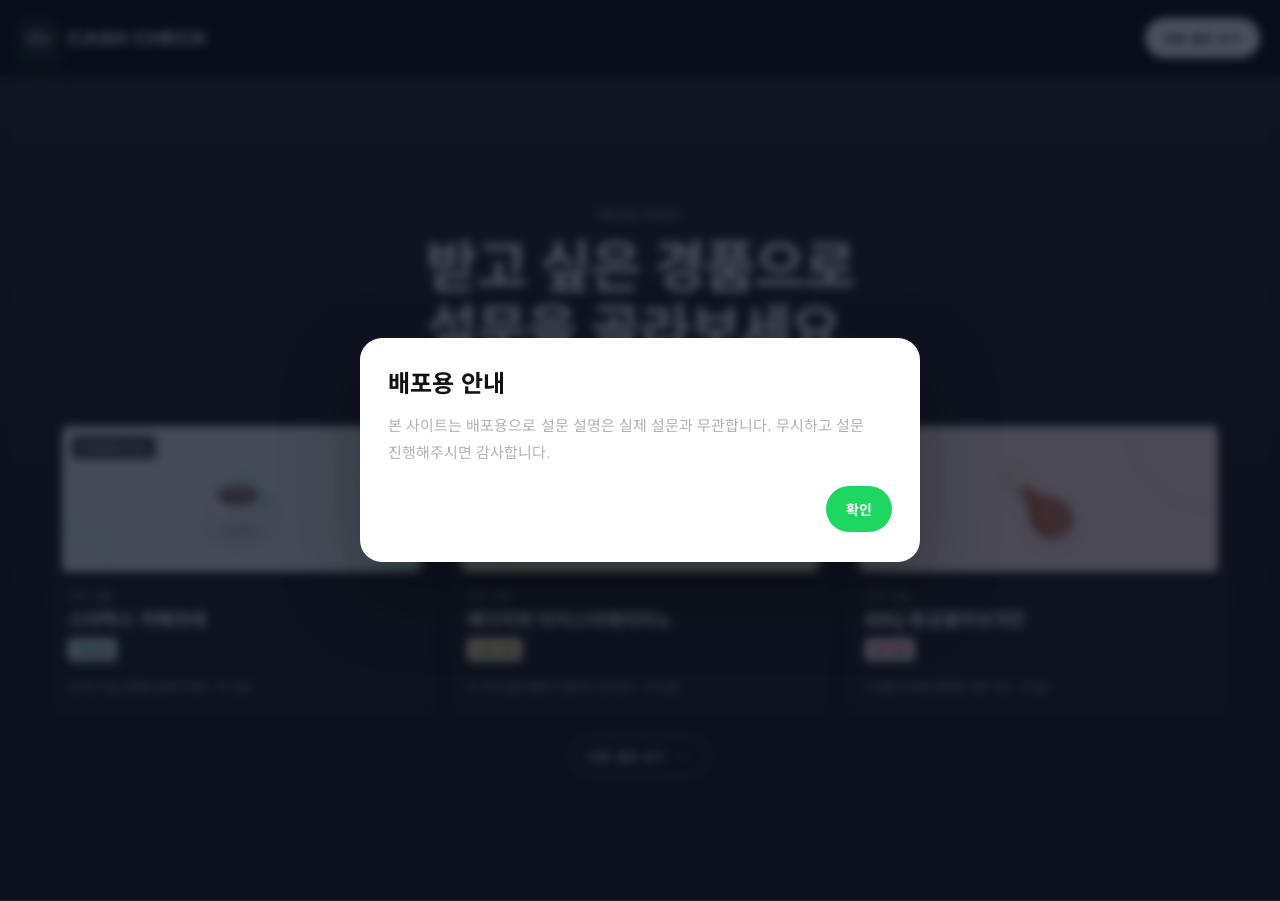
<file: index.html>
<!DOCTYPE html>
<html lang="ko">
<head>
<!-- Google Tag Manager -->
<script>(function(w,d,s,l,i){w[l]=w[l]||[];w[l].push({'gtm.start':
new Date().getTime(),event:'gtm.js'});var f=d.getElementsByTagName(s)[0],
j=d.createElement(s),dl=l!='dataLayer'?'&l='+l:'';j.async=true;j.src=
'https://www.googletagmanager.com/gtm.js?id='+i+dl;f.parentNode.insertBefore(j,f);
})(window,document,'script','dataLayer','GTM-TN4S3WDF');</script>
<!-- End Google Tag Manager -->
<!-- Google tag (gtag.js) -->
<script async src="https://www.googletagmanager.com/gtag/js?id=G-3PDD9WEX8Z"></script>
<script>
  window.dataLayer = window.dataLayer || [];
  function gtag(){dataLayer.push(arguments);}
  gtag('js', new Date());

  gtag('config', 'G-3PDD9WEX8Z');
</script>
  <meta charset="UTF-8" />
  <meta name="viewport" content="width=device-width, initial-scale=1.0" />
  <meta name="description" content="받고 싶은 경품을 먼저 고르고 연결된 설문에 참여하는 CASH CHECK" />
  <title>CASH CHECK — 경품으로 설문 고르기</title>
  <link rel="preconnect" href="https://fonts.googleapis.com" />
  <link rel="preconnect" href="https://fonts.gstatic.com" crossorigin />
  <link href="https://fonts.googleapis.com/css2?family=Gowun+Dodum&family=Manrope:wght@500;600;700;800&family=Noto+Sans+KR:wght@400;500;600;700;800&display=swap" rel="stylesheet" />
  <link rel="icon" href="./assets/cash-check-logo.jpg" />
  <link rel="stylesheet" href="./styles.css" />
</head>
<body class="landing-page">
<!-- Google Tag Manager (noscript) -->
<noscript><iframe src="https://www.googletagmanager.com/ns.html?id=GTM-TN4S3WDF"
height="0" width="0" style="display:none;visibility:hidden"></iframe></noscript>
<!-- End Google Tag Manager (noscript) -->
  <a class="skip-link" href="#prizes">경품 목록으로 바로가기</a>

  <header class="site-header landing-header">
    <div class="nav-wrap">
      <a class="brand" href="./index.html" aria-label="CASH CHECK 홈">
        <img class="brand-logo" src="./assets/cash-check-logo.jpg" alt="" aria-hidden="true" />
        <span>CASH CHECK</span>
      </a>
      <div class="nav-actions">
        <a class="button button-small button-dark" href="./surveys.html" data-analytics-event="landing_view_all_surveys_click" data-analytics-label="랜딩 상단 전체 설문 보기">전체 설문 보기</a>
      </div>
    </div>
  </header>

  <main class="landing-main">
    <section class="opening-section" id="prizes" aria-labelledby="openingTitle">
      <div class="section-shell opening-content">
        <div class="opening-copy">
          <p>PRIZE FIRST</p>
          <h1 id="openingTitle">받고 싶은 경품으로<br />설문을 골라보세요.</h1>
          <span>경품을 누르면 연결된 설문 페이지로 이동합니다.</span>
        </div>
        <div class="prize-grid" id="openingPrizeGrid" aria-live="polite"></div>
        <a class="opening-skip" href="./surveys.html" data-analytics-event="landing_view_all_surveys_click" data-analytics-label="랜딩 하단 전체 설문 보기">전체 설문 보기 <span aria-hidden="true">→</span></a>
      </div>
    </section>
  </main>

  <div class="notice-backdrop" id="deploymentNotice" hidden>
    <div class="notice-modal" role="dialog" aria-modal="true" aria-labelledby="deploymentNoticeTitle">
      <h2 class="notice-title" id="deploymentNoticeTitle">배포용 안내</h2>
      <p class="notice-content">본 사이트는 배포용으로 설문 설명은 실제 설문과 무관합니다. 무시하고 설문 진행해주시면 감사합니다.</p>
      <div class="notice-actions">
        <button class="notice-button" id="deploymentNoticeClose" type="button">확인</button>
      </div>
    </div>
  </div>

  <script src="./survey-data.js" defer></script>
  <script src="./analytics.js" defer></script>
  <script src="./landing.js" defer></script>
</body>
</html>
</file>
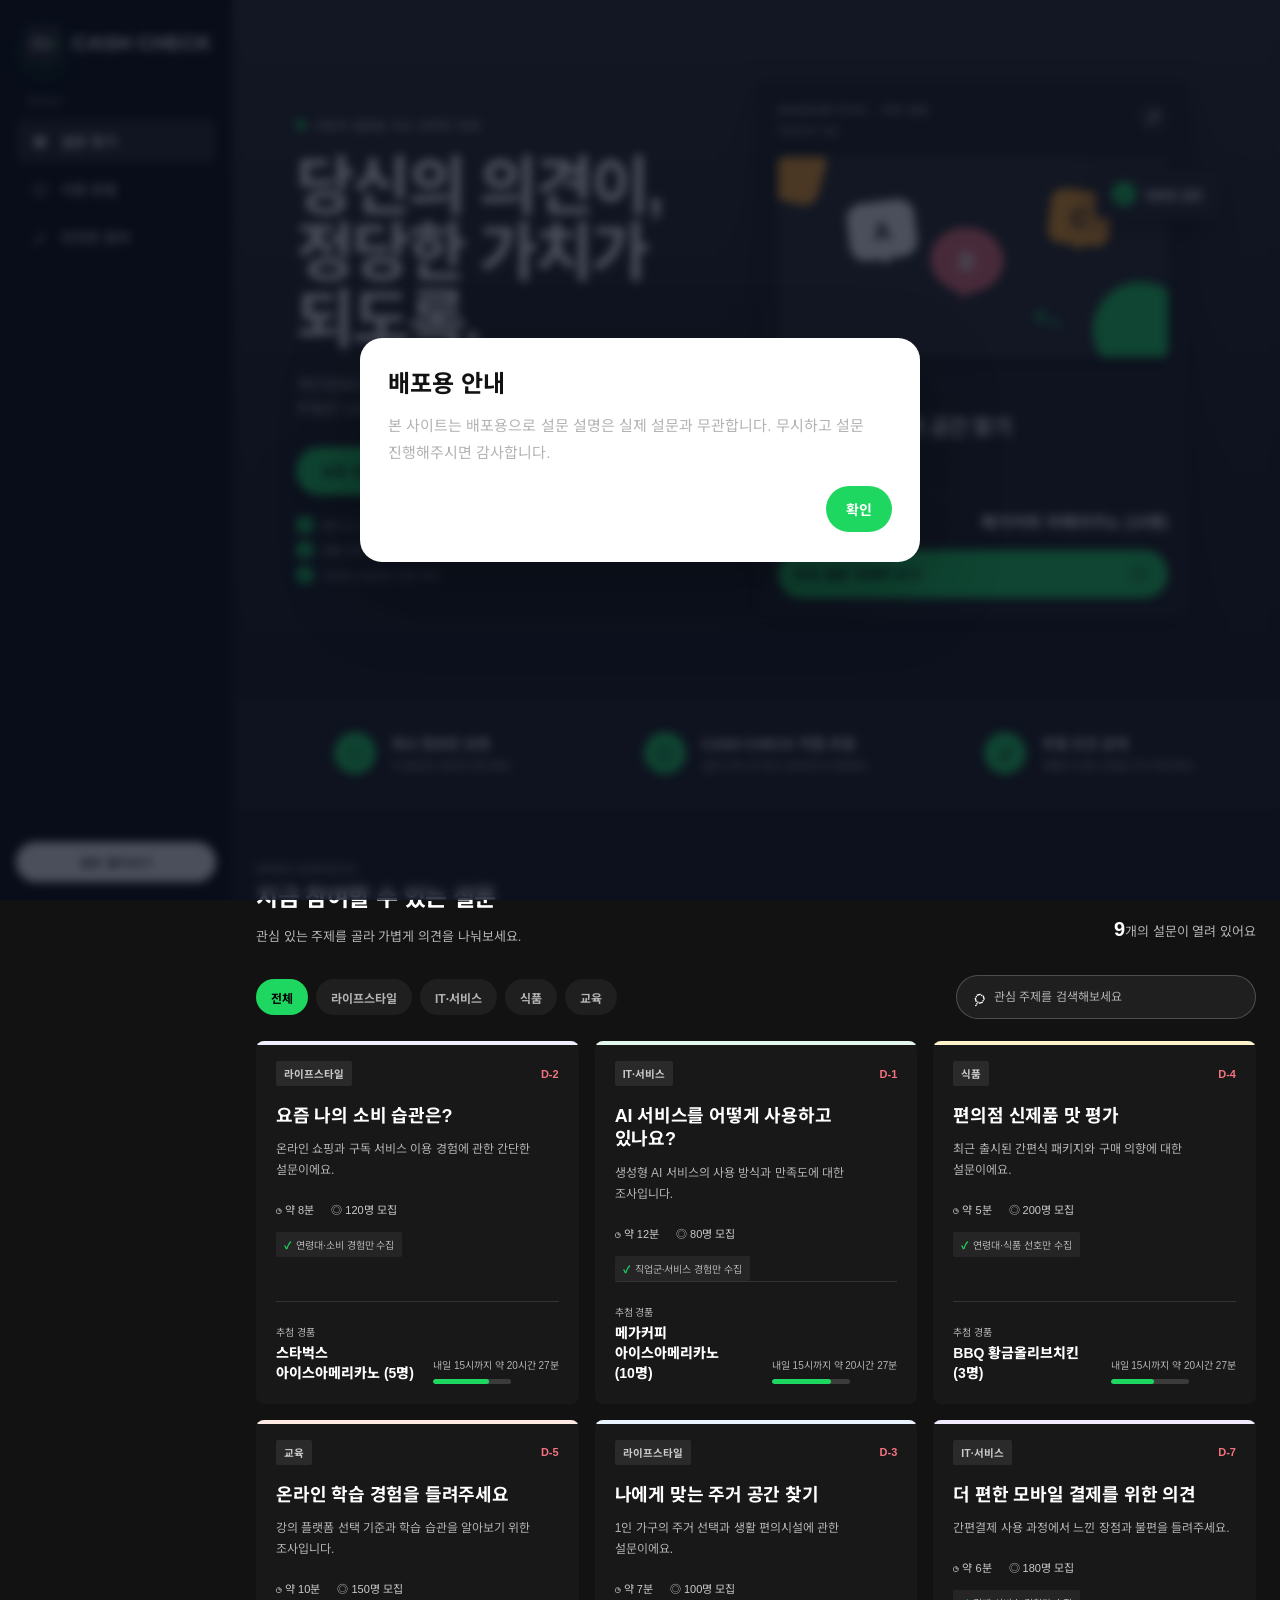
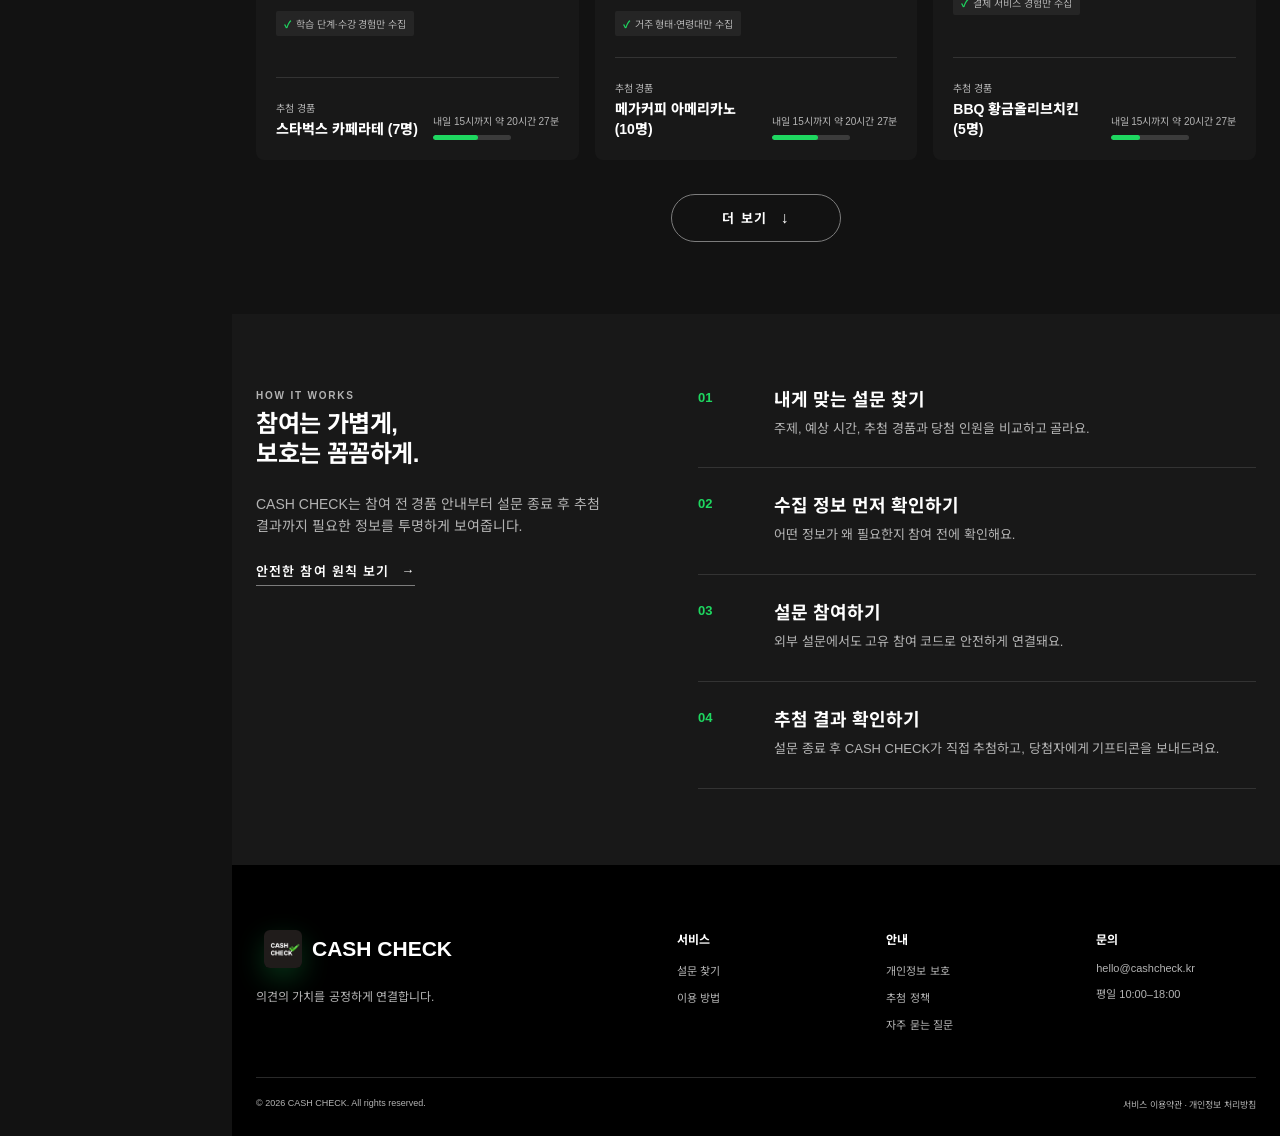
<file: surveys.html>
<!DOCTYPE html>
<html lang="ko">
<head>
<!-- Google Tag Manager -->
<script>(function(w,d,s,l,i){w[l]=w[l]||[];w[l].push({'gtm.start':
new Date().getTime(),event:'gtm.js'});var f=d.getElementsByTagName(s)[0],
j=d.createElement(s),dl=l!='dataLayer'?'&l='+l:'';j.async=true;j.src=
'https://www.googletagmanager.com/gtm.js?id='+i+dl;f.parentNode.insertBefore(j,f);
})(window,document,'script','dataLayer','GTM-TN4S3WDF');</script>
<!-- End Google Tag Manager -->
<!-- Google tag (gtag.js) -->
<script async src="https://www.googletagmanager.com/gtag/js?id=G-3PDD9WEX8Z"></script>
<script>
  window.dataLayer = window.dataLayer || [];
  function gtag(){dataLayer.push(arguments);}
  gtag('js', new Date());

  gtag('config', 'G-3PDD9WEX8Z');
</script>
  <meta charset="UTF-8" />
  <meta name="viewport" content="width=device-width, initial-scale=1.0" />
  <meta name="description" content="개인정보 노출은 줄이고, 설문 경품 추첨은 투명하게 진행하는 설문 중계 플랫폼 CASH CHECK" />
  <title>CASH CHECK — 설문 찾기</title>
  <link rel="preconnect" href="https://fonts.googleapis.com" />
  <link rel="preconnect" href="https://fonts.gstatic.com" crossorigin />
  <link href="https://fonts.googleapis.com/css2?family=Gowun+Dodum&family=Manrope:wght@500;600;700;800&family=Noto+Sans+KR:wght@400;500;600;700;800&display=swap" rel="stylesheet" />
  <link rel="icon" href="./assets/cash-check-logo.jpg" />
  <link rel="stylesheet" href="./styles.css" />
</head>
<body class="survey-page">
<!-- Google Tag Manager (noscript) -->
<noscript><iframe src="https://www.googletagmanager.com/ns.html?id=GTM-TN4S3WDF"
height="0" width="0" style="display:none;visibility:hidden"></iframe></noscript>
<!-- End Google Tag Manager (noscript) -->
  <a class="skip-link" href="#survey-board">설문 목록으로 바로가기</a>

  <header class="site-header">
    <div class="nav-wrap">
      <a class="brand" href="./index.html" aria-label="CASH CHECK 랜딩페이지">
        <img class="brand-logo" src="./assets/cash-check-logo.jpg" alt="" aria-hidden="true" />
        <span>CASH CHECK</span>
      </a>

      <nav class="desktop-nav" aria-label="주요 메뉴">
        <a href="#survey-board">설문 찾기</a>
        <a href="#how-it-works">이용 방법</a>
        <a href="#trust">안전한 참여</a>
      </nav>

      <div class="nav-actions">
        <a class="button button-small button-dark" href="#survey-board">설문 둘러보기</a>
        <button class="menu-button" id="menuButton" type="button" aria-label="메뉴 열기" aria-expanded="false">
          <span></span><span></span>
        </button>
      </div>
    </div>
    <nav class="mobile-nav" id="mobileNav" aria-label="모바일 메뉴">
      <a href="#survey-board">설문 찾기</a>
      <a href="#how-it-works">이용 방법</a>
      <a href="#trust">안전한 참여</a>
    </nav>
  </header>

  <main id="top">
    <section class="hero section-shell">
      <div class="hero-copy">
        <div class="eyebrow"><span class="eyebrow-dot"></span> 사람과 설문을 잇는 안전한 연결</div>
        <h1>당신의 의견이,<br /><em>정당한 가치</em>가 되도록.</h1>
        <p>개인정보는 필요한 만큼만, 경품과 당첨 인원은 미리 공개하고<br class="desktop-only" /> 추첨은 CASH CHECK가 직접 투명하게 진행합니다.</p>
        <div class="hero-actions">
          <a class="button button-primary" href="#survey-board">내게 맞는 설문 찾기 <span aria-hidden="true">↗</span></a>
        </div>
        <div class="hero-proof" aria-label="플랫폼 특징">
          <span><b>✓</b> 참여 전 수집 정보 확인</span>
          <span><b>✓</b> 경품·당첨 인원 사전 공개</span>
          <span><b>✓</b> CASH CHECK 직접 추첨</span>
        </div>
      </div>

      <div class="hero-visual" aria-label="설문 참여 과정 미리보기">
        <div class="orbit orbit-one"></div>
        <div class="orbit orbit-two"></div>
        <div class="floating-note note-top"><span>✓</span> 검증된 설문</div>
        <div class="floating-note note-bottom"><span>◎</span> 공정한 추첨</div>
        <article class="preview-card" id="featuredSurveyCard">
          <div class="preview-head">
            <div>
              <p>RANDOM PICK · 추천 설문</p>
              <span id="featuredDeadline">추천 설문을 고르는 중</span>
            </div>
            <span class="bookmark-icon" aria-hidden="true">↗</span>
          </div>
          <div class="preview-illustration" aria-hidden="true">
            <div class="speech speech-a">A</div>
            <div class="speech speech-b">B</div>
            <div class="speech speech-c">C</div>
            <div class="cursor-shape">↖</div>
          </div>
          <span class="category-label" id="featuredCategory">추천</span>
          <h2 id="featuredTitle">설문을 불러오는 중이에요</h2>
          <div class="preview-meta"><span id="featuredDuration">예상 시간 확인 중</span><span>모바일 참여</span></div>
          <div class="preview-reward"><span>추첨 경품</span><strong id="featuredReward">경품 확인 중</strong></div>
          <span class="preview-cta">추천 설문 자세히 보기 <b aria-hidden="true">→</b></span>
          <button class="preview-hit" id="featuredSurveyButton" type="button" aria-label="추천 설문 자세히 보기"></button>
        </article>
      </div>
    </section>

    <section class="trust-strip" id="trust" aria-label="CASH CHECK 운영 원칙">
      <div class="section-shell trust-grid">
        <div class="trust-item"><span class="trust-icon shield-icon" aria-hidden="true">◇</span><div><strong>최소 정보만 요청</strong><p>꼭 필요한 정보만 확인해요</p></div></div>
        <div class="trust-item"><span class="trust-icon" aria-hidden="true">◎</span><div><strong>CASH CHECK 직접 추첨</strong><p>설문 주최 측 대신 공정하게 진행해요</p></div></div>
        <div class="trust-item"><span class="trust-icon" aria-hidden="true">✓</span><div><strong>추첨 조건 공개</strong><p>경품과 당첨 인원을 미리 확인해요</p></div></div>
      </div>
    </section>

    <section class="survey-section" id="survey-board">
      <div class="section-shell">
        <div class="section-heading">
          <div>
            <p class="kicker">OPEN SURVEYS</p>
            <h2>지금 참여할 수 있는 설문</h2>
            <p>관심 있는 주제를 골라 가볍게 의견을 나눠보세요.</p>
          </div>
          <div class="result-summary"><strong id="surveyCount">0</strong>개의 설문이 열려 있어요</div>
        </div>

        <div class="survey-toolbar">
          <div class="filter-tabs" id="categoryFilters" role="group" aria-label="설문 카테고리 필터">
            <button class="filter-chip active" type="button" data-category="전체">전체</button>
            <button class="filter-chip" type="button" data-category="라이프스타일">라이프스타일</button>
            <button class="filter-chip" type="button" data-category="IT·서비스">IT·서비스</button>
            <button class="filter-chip" type="button" data-category="식품">식품</button>
            <button class="filter-chip" type="button" data-category="교육">교육</button>
          </div>
          <label class="search-box">
            <span aria-hidden="true">⌕</span>
            <span class="sr-only">설문 검색</span>
            <input id="searchInput" type="search" placeholder="관심 주제를 검색해보세요" autocomplete="off" />
          </label>
        </div>

        <div class="survey-grid" id="surveyGrid" aria-live="polite"></div>
        <div class="empty-state" id="emptyState" hidden>
          <span>⌕</span>
          <h3>조건에 맞는 설문이 없어요</h3>
          <p>다른 검색어나 카테고리로 찾아보세요.</p>
          <button class="button button-ghost" id="resetFilters" type="button">필터 초기화</button>
        </div>
        <div class="load-more-wrap" id="loadMoreWrap" hidden>
          <button class="load-more-button" id="loadMoreButton" type="button" aria-controls="surveyGrid">더 보기 <span aria-hidden="true">↓</span></button>
        </div>
      </div>
    </section>

    <section class="process-section" id="how-it-works">
      <div class="section-shell process-layout">
        <div class="process-intro">
          <p class="kicker">HOW IT WORKS</p>
          <h2>참여는 가볍게,<br />보호는 꼼꼼하게.</h2>
          <p>CASH CHECK는 참여 전 경품 안내부터 설문 종료 후 추첨 결과까지 필요한 정보를 투명하게 보여줍니다.</p>
          <a href="#trust" class="inline-link">안전한 참여 원칙 보기 <span>→</span></a>
        </div>
        <ol class="process-list">
          <li><span>01</span><div><h3>내게 맞는 설문 찾기</h3><p>주제, 예상 시간, 추첨 경품과 당첨 인원을 비교하고 골라요.</p></div></li>
          <li><span>02</span><div><h3>수집 정보 먼저 확인하기</h3><p>어떤 정보가 왜 필요한지 참여 전에 확인해요.</p></div></li>
          <li><span>03</span><div><h3>설문 참여하기</h3><p>외부 설문에서도 고유 참여 코드로 안전하게 연결돼요.</p></div></li>
          <li><span>04</span><div><h3>추첨 결과 확인하기</h3><p>설문 종료 후 CASH CHECK가 직접 추첨하고, 당첨자에게 기프티콘을 보내드려요.</p></div></li>
        </ol>
      </div>
    </section>

  </main>

  <footer class="site-footer">
    <div class="section-shell footer-grid">
      <div>
        <a class="brand footer-brand" href="./index.html"><img class="brand-logo" src="./assets/cash-check-logo.jpg" alt="" aria-hidden="true" /><span>CASH CHECK</span></a>
        <p>의견의 가치를 공정하게 연결합니다.</p>
      </div>
      <div class="footer-links">
        <div><strong>서비스</strong><a href="#survey-board">설문 찾기</a><a href="#how-it-works">이용 방법</a></div>
        <div><strong>안내</strong><a href="#trust">개인정보 보호</a><a href="#trust">추첨 정책</a><button type="button" data-toast="자주 묻는 질문 페이지는 다음 단계에서 연결할 수 있어요.">자주 묻는 질문</button></div>
        <div><strong>문의</strong><a href="mailto:hello@cashcheck.kr">hello@cashcheck.kr</a><span>평일 10:00–18:00</span></div>
      </div>
    </div>
    <div class="section-shell footer-bottom"><span>© 2026 CASH CHECK. All rights reserved.</span><span>서비스 이용약관 · 개인정보 처리방침</span></div>
  </footer>

  <div class="modal-backdrop" id="surveyModal" hidden>
    <section class="modal" role="dialog" aria-modal="true" aria-labelledby="modalTitle">
      <button class="modal-close" id="modalClose" type="button" aria-label="닫기">×</button>
      <div id="modalContent"></div>
    </section>
  </div>

  <div class="notice-backdrop" id="deploymentNotice" hidden>
    <div class="notice-modal" role="dialog" aria-modal="true" aria-labelledby="deploymentNoticeTitle">
      <h2 class="notice-title" id="deploymentNoticeTitle">배포용 안내</h2>
      <p class="notice-content">본 사이트는 배포용으로 설문 설명은 실제 설문과 무관합니다. 무시하고 설문 진행해주시면 감사합니다.</p>
      <div class="notice-actions">
        <button class="notice-button" id="deploymentNoticeClose" type="button">확인</button>
      </div>
    </div>
  </div>

  <div class="toast" id="toast" role="status" aria-live="polite"></div>
  <script src="./survey-data.js" defer></script>
  <script src="./analytics.js" defer></script>
  <script src="./app.js" defer></script>
</body>
</html>
</file>
<file: styles.css>
:root {
  --navy: #17233f;
  --navy-2: #233154;
  --blue: #425bea;
  --blue-dark: #3046cb;
  --blue-soft: #eef0ff;
  --coral: #ff705c;
  --yellow: #ffcf4a;
  --mint: #98e6c1;
  --cream: #fbf8f0;
  --paper: #fffefa;
  --white: #ffffff;
  --ink: #18213a;
  --muted: #6f7585;
  --line: #e6e4dd;
  --shadow: 0 18px 45px rgba(26, 37, 68, 0.1);
  --radius: 24px;
}

* { box-sizing: border-box; }
[hidden] { display: none !important; }
html { scroll-behavior: smooth; }
body {
  margin: 0;
  color: var(--ink);
  background: var(--paper);
  font-family: "Noto Sans KR", sans-serif;
  word-break: keep-all;
}
body.modal-open { overflow: hidden; }
.notice-backdrop {
  position: fixed;
  inset: 0;
  z-index: 200;
  display: grid;
  place-items: center;
  padding: 20px;
  background: rgba(11, 18, 34, .74);
  backdrop-filter: blur(5px);
}
.notice-backdrop[hidden] { display: none; }
.notice-modal {
  width: min(560px, 100%);
  padding: 30px 28px;
  border-radius: 22px;
  background: white;
  box-shadow: 0 30px 80px rgba(0, 0, 0, .3);
}
.notice-title {
  margin: 0 0 12px;
  font-size: 24px;
  line-height: 1.35;
  color: var(--navy);
}
.notice-content {
  margin: 0 0 20px;
  color: var(--muted);
  font-size: 15px;
  line-height: 1.8;
}
.notice-actions { display: flex; justify-content: flex-end; }
.notice-button {
  min-height: 46px;
  padding: 0 20px;
  border: 0;
  border-radius: 999px;
  background: var(--blue);
  color: white;
  font-size: 14px;
  font-weight: 700;
  cursor: pointer;
}
.notice-button:hover { transform: translateY(-1px); }
button, input { font: inherit; }
button, a { -webkit-tap-highlight-color: transparent; }
a { color: inherit; text-decoration: none; }
button { color: inherit; }

.skip-link { position: fixed; left: 16px; top: -60px; z-index: 200; padding: 12px 18px; background: var(--navy); color: white; border-radius: 10px; }
.skip-link:focus { top: 12px; }
.sr-only { position: absolute; width: 1px; height: 1px; margin: -1px; clip: rect(0, 0, 0, 0); overflow: hidden; }
.section-shell { width: min(1180px, calc(100% - 48px)); margin-inline: auto; }

.site-header { position: sticky; top: 0; z-index: 50; background: rgba(255, 254, 250, 0.92); border-bottom: 1px solid rgba(230, 228, 221, 0.85); backdrop-filter: blur(16px); }
.nav-wrap { width: min(1240px, calc(100% - 40px)); min-height: 76px; margin: auto; display: flex; align-items: center; justify-content: space-between; gap: 32px; }
.brand { display: inline-flex; align-items: center; gap: 10px; font-family: "Manrope", "Noto Sans KR", sans-serif; font-size: 22px; font-weight: 800; letter-spacing: -1px; white-space: nowrap; }
.brand-logo { width: 36px; height: 36px; border-radius: 7px; object-fit: cover; flex: 0 0 auto; box-shadow: 0 8px 22px rgba(0,0,0,.2); }
.brand-mark { position: relative; width: 29px; height: 27px; display: inline-flex; align-items: flex-end; gap: 3px; transform: rotate(-2deg); }
.brand-mark > span { display: block; width: 8px; border: 2px solid var(--navy); border-radius: 8px 8px 5px 5px; background: var(--yellow); }
.brand-mark > span:nth-child(1) { height: 17px; transform: rotate(-10deg); }
.brand-mark > span:nth-child(2) { height: 25px; background: var(--coral); }
.brand-mark > span:nth-child(3) { height: 20px; transform: rotate(9deg); background: var(--mint); }
.desktop-nav { display: flex; align-items: center; gap: 34px; margin-left: auto; }
.desktop-nav a { position: relative; font-size: 14px; font-weight: 600; color: #3f485e; }
.desktop-nav a::after { content: ""; position: absolute; height: 2px; left: 0; right: 100%; bottom: -7px; background: var(--blue); transition: right .2s; }
.desktop-nav a:hover::after { right: 0; }
.nav-actions { display: flex; align-items: center; gap: 10px; }
.auth-links, .auth-user-menu { display: flex; align-items: center; gap: 8px; }
.auth-user-chip { max-width: 118px; overflow: hidden; color: var(--navy); font-size: 13px; font-weight: 700; text-overflow: ellipsis; white-space: nowrap; }
.auth-logout { border: 0; background: transparent; color: var(--muted); font-size: 12px; cursor: pointer; padding: 8px 4px; }
.auth-logout:hover { color: var(--blue); }
.text-button { border: 0; background: transparent; font-size: 14px; cursor: pointer; padding: 10px; }
.menu-button { display: none; width: 42px; height: 42px; border: 1px solid var(--line); border-radius: 50%; background: white; cursor: pointer; }
.menu-button span { width: 17px; height: 2px; display: block; background: var(--navy); margin: 4px auto; transition: .2s; }
.mobile-nav { display: none; padding: 4px 24px 20px; background: var(--paper); }
.mobile-nav a { display: block; padding: 12px 0; font-weight: 600; border-bottom: 1px solid var(--line); }

.button { min-height: 50px; display: inline-flex; align-items: center; justify-content: center; gap: 12px; padding: 0 24px; border: 1px solid transparent; border-radius: 999px; font-weight: 700; font-size: 15px; cursor: pointer; transition: transform .2s, background .2s, box-shadow .2s; }
.button:hover { transform: translateY(-2px); }
.button-small { min-height: 43px; padding: 0 18px; font-size: 13px; }
.button-dark { color: white; background: var(--navy); }
.button-dark:hover { background: var(--blue); }
.button-primary { background: var(--blue); color: white; box-shadow: 0 10px 20px rgba(66, 91, 234, .23); }
.button-primary:hover { background: var(--blue-dark); }
.button-primary span, .button-light span { font-size: 19px; }
.button-ghost { color: var(--navy); background: white; border-color: #cfd2da; }
.button-ghost:hover { border-color: var(--navy); }
.button-light { background: white; color: var(--blue-dark); }
.button-full { width: 100%; border-radius: 13px; }

.opening-section { min-height: calc(100svh - 76px); display: grid; align-items: center; padding: 42px 0 34px; overflow: hidden; background: linear-gradient(180deg, #f4f1ff 0%, var(--paper) 76%); border-bottom: 1px solid var(--line); }
.opening-content { display: grid; justify-items: center; gap: 26px; }
.opening-copy { text-align: center; }
.opening-copy > p { width: max-content; margin: 0 auto 10px; padding: 5px 9px; color: var(--blue); background: var(--blue-soft); border-radius: 999px; font: 800 10px "Manrope", sans-serif; letter-spacing: 1.4px; }
.opening-copy h1 { margin: 0; font-family: "Gowun Dodum", sans-serif; font-size: clamp(38px, 4.5vw, 58px); font-weight: 400; line-height: 1.22; letter-spacing: -2.5px; }
.opening-copy > span { display: block; margin-top: 10px; color: var(--muted); font-size: 13px; }
.prize-grid { width: 100%; display: grid; grid-template-columns: repeat(3, 1fr); gap: 18px; }
.prize-card { position: relative; overflow: hidden; min-height: 296px; display: flex; flex-direction: column; padding: 14px; background: white; border: 1px solid var(--line); border-radius: 22px; box-shadow: 0 14px 34px rgba(26, 37, 68, .08); transition: transform .2s, box-shadow .2s, border-color .2s; }
.prize-card:hover { border-color: color-mix(in srgb, var(--prize-ink) 35%, white); box-shadow: 0 18px 40px rgba(26, 37, 68, .13); transform: translateY(-5px); }
.prize-brand { position: absolute; z-index: 2; left: 24px; top: 24px; padding: 5px 8px; color: var(--prize-ink); background: rgba(255,255,255,.88); border-radius: 7px; font: 800 9px "Manrope", sans-serif; letter-spacing: .8px; }
.prize-visual { position: relative; height: 132px; display: grid; place-items: center; overflow: hidden; background: var(--prize-color); border-radius: 14px; }
.prize-visual::before, .prize-visual::after { content: ""; position: absolute; border: 1px solid color-mix(in srgb, var(--prize-ink) 20%, transparent); border-radius: 50%; }
.prize-visual::before { width: 150px; height: 150px; right: -65px; top: -70px; }
.prize-visual::after { width: 80px; height: 80px; left: -35px; bottom: -38px; }
.prize-visual > span { position: relative; z-index: 1; font-size: 64px; filter: drop-shadow(0 7px 7px rgba(24, 33, 58, .12)); transform: translateY(4px); }
.prize-info { display: flex; flex: 1; flex-direction: column; padding: 15px 7px 6px; }
.prize-info > span { color: var(--muted); font-size: 9px; }
.prize-info h2 { margin: 5px 0 6px; color: var(--ink); font-size: 17px; line-height: 1.35; letter-spacing: -.5px; }
.prize-info strong { width: max-content; padding: 4px 7px; color: var(--prize-ink); background: var(--prize-color); border-radius: 6px; font-size: 10px; }
.prize-info p { margin: auto 0 0; padding-top: 12px; color: var(--muted); border-top: 1px solid var(--line); font-size: 10px; line-height: 1.45; }
.prize-hit { position: absolute; inset: 0; border: 0; border-radius: inherit; background: transparent; cursor: pointer; }
.prize-hit:focus-visible { outline: 3px solid var(--prize-ink); outline-offset: -5px; }
.opening-skip { display: inline-flex; align-items: center; gap: 8px; color: var(--muted); font-size: 11px; font-weight: 600; }
.opening-skip span { color: var(--blue); font-size: 16px; animation: opening-bounce 1.8s ease-in-out infinite; }
.landing-page .opening-skip span { animation-name: opening-forward; }
.landing-empty { grid-column: 1 / -1; margin: 60px 0; color: var(--muted); text-align: center; }
@keyframes opening-bounce { 50% { transform: translateY(4px); } }
@keyframes opening-forward { 50% { transform: translateX(4px); } }

.hero { min-height: calc(100svh - 76px); display: grid; grid-template-columns: .88fr 1.12fr; align-items: center; gap: 50px; padding-block: clamp(30px, 4vh, 52px); }
.eyebrow { display: inline-flex; align-items: center; gap: 8px; color: var(--blue); font-size: 13px; font-weight: 700; letter-spacing: -.1px; }
.eyebrow-dot { width: 19px; height: 19px; display: inline-block; border: 5px solid var(--blue); border-radius: 50%; box-shadow: inset 0 0 0 2px white; }
.hero h1 { margin: 24px 0 24px; font-family: "Gowun Dodum", sans-serif; font-size: clamp(48px, 5.5vw, 76px); line-height: 1.18; letter-spacing: -4px; font-weight: 400; }
.hero h1 em { position: relative; color: var(--blue); font-style: normal; }
.hero h1 em::after { content: ""; position: absolute; left: 2px; right: -2px; bottom: 0; height: 8px; border-radius: 50%; border-top: 3px solid var(--coral); transform: rotate(-1deg); }
.hero-copy > p { margin: 0; color: var(--muted); line-height: 1.85; font-size: 17px; }
.hero-actions { display: flex; gap: 12px; margin-top: 34px; }
.hero-proof { display: flex; gap: 24px; margin-top: 22px; font-size: 12px; color: #707787; }
.hero-proof b { display: inline-grid; width: 18px; height: 18px; margin-right: 4px; place-items: center; color: var(--blue); background: var(--blue-soft); border-radius: 50%; }

.hero-visual { position: relative; min-height: 590px; display: grid; place-items: center; isolation: isolate; }
.hero-visual::before { content: ""; position: absolute; z-index: -3; width: 500px; height: 500px; background: #d8dcff; border-radius: 46% 54% 63% 37% / 47% 44% 56% 53%; transform: rotate(8deg); }
.hero-visual::after { content: ""; position: absolute; z-index: -2; width: 440px; height: 440px; border: 2px dashed rgba(66, 91, 234, .23); border-radius: 50%; }
.orbit { position: absolute; z-index: -1; border-radius: 50%; }
.orbit-one { width: 78px; height: 78px; right: 4%; top: 12%; background: var(--yellow); border: 1px solid rgba(24, 33, 58, .12); }
.orbit-two { width: 46px; height: 46px; left: 2%; bottom: 13%; background: var(--coral); }
.floating-note { position: absolute; z-index: 2; display: flex; align-items: center; gap: 9px; padding: 12px 16px; border: 1px solid rgba(23, 35, 63, .08); border-radius: 13px; background: white; box-shadow: var(--shadow); font-size: 12px; font-weight: 700; animation: float 4s ease-in-out infinite; }
.floating-note span { width: 24px; height: 24px; display: grid; place-items: center; border-radius: 50%; background: var(--mint); }
.note-top { right: -3px; top: 19%; }
.note-bottom { left: -4px; bottom: 21%; animation-delay: -2s; }
.note-bottom span { background: var(--yellow); }
.preview-card { position: relative; width: 410px; padding: 25px; border: 2px solid rgba(66, 91, 234, .24); border-radius: 27px; background: white; box-shadow: 14px 20px 0 rgba(49, 65, 132, .12), var(--shadow); cursor: pointer; transform: rotate(-2deg); transition: transform .2s ease, box-shadow .2s ease, border-color .2s ease; }
.preview-card:hover, .preview-card:focus-within { border-color: var(--blue); box-shadow: 10px 15px 0 rgba(49, 65, 132, .12), 0 18px 46px rgba(23,35,63,.16); transform: rotate(-1deg) translateY(-6px); }
.preview-hit { position: absolute; inset: 0; border: 0; border-radius: inherit; background: transparent; cursor: pointer; }
.preview-hit:focus-visible { outline: 3px solid var(--blue); outline-offset: 5px; }
.preview-head { display: flex; justify-content: space-between; }
.preview-head p { margin: 0 0 4px; color: var(--blue); font: 700 10px "Manrope", sans-serif; letter-spacing: 1px; }
.preview-head div > span { color: var(--muted); font-size: 11px; }
.bookmark-icon { width: 30px; height: 30px; display: grid; place-items: center; color: white; background: var(--blue); border-radius: 50%; font-size: 16px; font-weight: 800; }
.preview-illustration { position: relative; height: 190px; margin: 18px 0; overflow: hidden; background: var(--blue-soft); border-radius: 16px; }
.preview-illustration::before { content: ""; position: absolute; width: 95px; height: 95px; right: -20px; bottom: -20px; border-radius: 50%; background: var(--mint); }
.preview-illustration::after { content: ""; position: absolute; width: 60px; height: 60px; left: -15px; top: -15px; transform: rotate(15deg); background: var(--yellow); border-radius: 15px; }
.speech { position: absolute; z-index: 1; display: grid; place-items: center; border: 2px solid var(--navy); background: white; color: var(--navy); font: 800 24px "Manrope"; box-shadow: 4px 4px 0 rgba(23, 35, 63, .13); }
.speech::after { content: ""; position: absolute; width: 9px; height: 9px; bottom: -6px; background: white; border-right: 2px solid var(--navy); border-bottom: 2px solid var(--navy); transform: rotate(45deg); }
.speech-a { width: 72px; height: 62px; left: 68px; top: 42px; border-radius: 18px; transform: rotate(-7deg); }
.speech-b { width: 78px; height: 70px; left: 150px; top: 68px; border-radius: 50%; background: var(--coral); color: white; transform: rotate(7deg); }
.speech-b::after { background: var(--coral); }
.speech-c { width: 66px; height: 59px; right: 55px; top: 31px; border-radius: 15px; background: var(--yellow); transform: rotate(6deg); }
.speech-c::after { background: var(--yellow); }
.cursor-shape { position: absolute; z-index: 2; right: 105px; bottom: 16px; color: var(--blue); font-size: 32px; transform: rotate(-20deg); }
.category-label { display: inline-block; padding: 5px 9px; color: var(--blue-dark); background: var(--blue-soft); border-radius: 6px; font-size: 10px; font-weight: 700; }
.preview-card h2 { margin: 13px 0; font-size: 24px; line-height: 1.38; letter-spacing: -.8px; }
.preview-meta { display: flex; gap: 16px; color: var(--muted); font-size: 12px; }
.preview-meta span::before { content: "·"; margin-right: 5px; color: var(--blue); }
.preview-reward { display: flex; justify-content: space-between; align-items: center; margin-top: 20px; padding-top: 16px; border-top: 1px solid var(--line); font-size: 12px; color: var(--muted); }
.preview-reward strong { max-width: 230px; color: var(--coral); font: 800 16px/1.45 "Manrope", "Noto Sans KR", sans-serif; text-align: right; }
.preview-cta { min-height: 50px; display: flex; align-items: center; justify-content: space-between; margin-top: 16px; padding: 0 17px; color: white; background: var(--blue); border-radius: 13px; font-size: 14px; font-weight: 700; box-shadow: 0 8px 16px rgba(66, 91, 234, .2); }
.preview-cta b { width: 23px; height: 23px; display: grid; place-items: center; background: rgba(255,255,255,.18); border-radius: 50%; font-size: 15px; }
@keyframes float { 50% { transform: translateY(-8px); } }

.trust-strip { background: var(--cream); border-block: 1px solid var(--line); }
.trust-grid { min-height: 120px; display: grid; grid-template-columns: repeat(3, 1fr); align-items: center; }
.trust-item { min-height: 58px; display: flex; align-items: center; justify-content: center; gap: 16px; padding: 0 34px; border-right: 1px solid var(--line); }
.trust-item:last-child { border: 0; }
.trust-icon { flex: 0 0 auto; width: 42px; height: 42px; display: grid; place-items: center; color: var(--blue); background: var(--blue-soft); border-radius: 50%; font-size: 18px; font-weight: 800; }
.trust-item strong { display: block; margin-bottom: 4px; font-size: 14px; }
.trust-item p { margin: 0; color: var(--muted); font-size: 11px; }

.survey-section { padding: 110px 0 120px; background: var(--paper); }
.section-heading { display: flex; align-items: end; justify-content: space-between; gap: 24px; }
.kicker { margin: 0 0 14px !important; color: var(--blue) !important; font: 800 12px "Manrope", sans-serif !important; letter-spacing: 1.7px; }
.section-heading h2, .process-intro h2 { margin: 0; font-family: "Gowun Dodum", sans-serif; font-size: clamp(36px, 4.5vw, 54px); font-weight: 400; letter-spacing: -2px; line-height: 1.25; }
.section-heading > div > p:last-child { margin: 13px 0 0; color: var(--muted); font-size: 15px; }
.result-summary { flex: 0 0 auto; padding-bottom: 4px; color: var(--muted); font-size: 13px; }
.result-summary strong { color: var(--blue); font: 800 23px "Manrope"; }
.survey-toolbar { display: flex; justify-content: space-between; align-items: center; gap: 20px; margin: 42px 0 30px; }
.filter-tabs { display: flex; flex-wrap: wrap; gap: 8px; }
.filter-chip { padding: 10px 16px; border: 1px solid var(--line); border-radius: 999px; background: white; color: #5b6271; font-size: 13px; font-weight: 600; cursor: pointer; transition: .18s; }
.filter-chip:hover, .filter-chip.active { border-color: var(--navy); background: var(--navy); color: white; }
.search-box { width: 270px; height: 44px; display: flex; align-items: center; gap: 8px; padding: 0 15px; border: 1px solid var(--line); border-radius: 12px; background: white; }
.search-box:focus-within { border-color: var(--blue); box-shadow: 0 0 0 3px var(--blue-soft); }
.search-box span { font-size: 22px; transform: rotate(-15deg); }
.search-box input { width: 100%; border: 0; outline: 0; background: transparent; font-size: 12px; }
.survey-grid { display: grid; grid-template-columns: repeat(3, 1fr); gap: 22px; }
.survey-card { position: relative; overflow: hidden; display: flex; flex-direction: column; min-height: 355px; padding: 26px; border: 1px solid var(--line); border-radius: 19px; background: white; transition: transform .22s, box-shadow .22s, border-color .22s; }
.survey-card:hover { transform: translateY(-6px); border-color: #ced3f7; box-shadow: var(--shadow); }
.survey-card::before { content: ""; position: absolute; width: 100px; height: 100px; right: -45px; top: -45px; border-radius: 50%; background: var(--card-color, var(--blue-soft)); opacity: .8; }
.card-top { display: flex; justify-content: space-between; align-items: center; }
.card-category { padding: 6px 10px; border-radius: 7px; color: var(--card-ink, var(--blue)); background: var(--card-color, var(--blue-soft)); font-size: 11px; font-weight: 700; }
.card-dday { color: var(--coral); font: 800 11px "Manrope"; }
.survey-card h3 { margin: 23px 0 11px; font-size: 20px; line-height: 1.48; letter-spacing: -.7px; }
.survey-card .description { margin: 0; color: var(--muted); font-size: 12px; line-height: 1.75; }
.card-facts { display: flex; gap: 17px; margin-top: 20px; color: #50586a; font-size: 11px; }
.card-facts span { display: inline-flex; align-items: center; gap: 5px; }
.privacy-badge { width: max-content; margin-top: 15px; padding: 5px 8px; border-radius: 6px; background: #f4f5f7; color: #596274; font-size: 10px; }
.privacy-badge::before { content: "✓"; margin-right: 5px; color: #19875a; font-weight: 800; }
.card-bottom { display: flex; justify-content: space-between; align-items: end; gap: 12px; margin-top: auto; padding-top: 22px; border-top: 1px solid var(--line); }
.card-bottom > div:first-child { flex: 1; min-width: 0; }
.reward-label { display: block; margin-bottom: 4px; color: var(--muted); font-size: 10px; }
.reward-value { display: block; color: var(--blue); font: 800 14px/1.45 "Manrope", "Noto Sans KR", sans-serif; word-break: keep-all; }
.slots { flex: 0 0 auto; text-align: right; }
.slots span { display: block; margin-bottom: 7px; color: var(--muted); font-size: 10px; }
.slot-track { width: 78px; height: 5px; overflow: hidden; background: #eceef2; border-radius: 99px; }
.slot-track i { display: block; height: 100%; background: var(--coral); border-radius: inherit; }
.card-hit { position: absolute; inset: 0; border: 0; background: transparent; cursor: pointer; }
.survey-card h3, .survey-card .card-top, .survey-card .description, .survey-card .card-facts, .survey-card .privacy-badge, .survey-card .card-bottom { position: relative; pointer-events: none; }
.empty-state { padding: 70px 20px; text-align: center; border: 1px dashed #cfd2da; border-radius: 20px; }
.empty-state > span { display: block; font-size: 42px; transform: rotate(-15deg); }
.empty-state h3 { margin: 12px 0 5px; }
.empty-state p { margin: 0 0 20px; color: var(--muted); font-size: 13px; }
.load-more-wrap { display: flex; justify-content: center; margin-top: 34px; }
.load-more-wrap[hidden] { display: none; }
.load-more-button { min-width: 170px; min-height: 48px; padding: 0 22px; color: var(--navy); background: white; border: 1px solid #cfd2da; border-radius: 999px; font-size: 13px; font-weight: 700; cursor: pointer; transition: transform .2s, border-color .2s, box-shadow .2s; }
.load-more-button span { display: inline-block; margin-left: 8px; color: var(--blue); font-size: 16px; transition: transform .2s; }
.load-more-button:hover { border-color: var(--blue); box-shadow: 0 8px 20px rgba(66, 91, 234, .12); transform: translateY(-2px); }
.load-more-button:hover span { transform: translateY(3px); }
.load-more-button:focus-visible { outline: 3px solid var(--blue-soft); outline-offset: 3px; border-color: var(--blue); }

.process-section { padding: 120px 0; color: white; background: var(--navy); }
.process-layout { display: grid; grid-template-columns: .8fr 1.2fr; gap: 100px; }
.process-intro .kicker { color: var(--mint) !important; }
.process-intro > p:not(.kicker) { max-width: 390px; margin: 24px 0; color: #b9c0d1; font-size: 14px; line-height: 1.85; }
.inline-link { display: inline-flex; align-items: center; gap: 12px; padding-bottom: 5px; border-bottom: 1px solid #8090b2; color: #e9ecf5; font-size: 13px; font-weight: 600; }
.process-list { margin: 0; padding: 0; list-style: none; }
.process-list li { display: grid; grid-template-columns: 72px 1fr; gap: 20px; align-items: start; padding: 0 0 28px; margin-bottom: 28px; border-bottom: 1px solid #33405e; }
.process-list li:last-child { margin: 0; }
.process-list li > span { color: var(--mint); font: 700 13px "Manrope"; }
.process-list h3 { margin: -5px 0 8px; font-size: 19px; }
.process-list p { margin: 0; color: #aeb7cc; font-size: 13px; line-height: 1.6; }


.site-footer { padding: 65px 0 25px; color: #b9c0d1; background: #111a30; }
.footer-grid { display: grid; grid-template-columns: 1fr 1.7fr; gap: 80px; }
.footer-brand { color: white; }
.footer-brand .brand-mark span { border-color: white; }
.footer-grid > div:first-child > p { margin-top: 15px; font-size: 12px; }
.footer-links { display: grid; grid-template-columns: repeat(3, 1fr); gap: 50px; }
.footer-links > div { display: flex; flex-direction: column; align-items: flex-start; gap: 11px; font-size: 11px; }
.footer-links strong { margin-bottom: 4px; color: white; font-size: 12px; }
.footer-links a:hover { color: white; }
.footer-links button { padding: 0; border: 0; background: transparent; color: inherit; font-size: inherit; cursor: pointer; }
.footer-bottom { display: flex; justify-content: space-between; margin-top: 45px; padding-top: 20px; border-top: 1px solid #29334a; font-size: 9px; }

.modal-backdrop { position: fixed; inset: 0; z-index: 100; display: grid; place-items: center; padding: 20px; background: rgba(11, 18, 34, .72); backdrop-filter: blur(5px); }
.modal-backdrop[hidden] { display: none; }
.modal { position: relative; width: min(560px, 100%); max-height: calc(100vh - 40px); overflow-y: auto; padding: 34px; border-radius: 22px; background: white; box-shadow: 0 30px 80px rgba(0,0,0,.3); }
.modal-close { position: absolute; right: 18px; top: 16px; width: 36px; height: 36px; border: 0; border-radius: 50%; background: #f2f3f5; font-size: 24px; cursor: pointer; }
.modal-kicker { margin: 0; color: var(--blue); font-size: 11px; font-weight: 800; }
.modal h2 { margin: 14px 40px 10px 0; font-size: 26px; line-height: 1.4; }
.modal-description { color: var(--muted); font-size: 13px; line-height: 1.7; }
.modal-facts { display: grid; grid-template-columns: repeat(3, 1fr); gap: 8px; margin: 24px 0; }
.modal-facts div { padding: 14px; background: var(--cream); border-radius: 10px; }
.modal-facts span { display: block; margin-bottom: 5px; color: var(--muted); font-size: 9px; }
.modal-facts strong { font-size: 13px; }
.draw-box { padding: 17px; margin-bottom: 12px; background: #eef0ff; border: 1px solid #d7ddff; border-radius: 12px; }
.draw-box strong { display: block; margin-bottom: 8px; color: var(--blue-dark); font-size: 12px; }
.draw-box p { margin: 0; color: #53618a; font-size: 11px; line-height: 1.6; }
.privacy-box { padding: 17px; margin-bottom: 20px; background: #eef8f3; border: 1px solid #ccebdc; border-radius: 12px; }
.privacy-box strong { display: block; margin-bottom: 8px; color: #147a4c; font-size: 12px; }
.privacy-box p { margin: 0; color: #506b5e; font-size: 11px; line-height: 1.6; }

.participation-complete { color: #526159; background: #e7eee9; border-color: #d4ded7; cursor: not-allowed; }
.participation-complete:hover { transform: none; }

.auth-page { min-height: 100vh; background: #f5f3ed; }
.auth-header { position: relative; background: rgba(255, 254, 250, .96); }
.auth-main { min-height: calc(100svh - 77px); display: grid; place-items: center; padding: 54px 24px; }
.auth-shell { width: min(1040px, 100%); display: grid; grid-template-columns: minmax(0, .9fr) minmax(440px, 1.1fr); overflow: hidden; background: white; border: 1px solid var(--line); border-radius: 30px; box-shadow: 0 28px 70px rgba(26, 37, 68, .12); }
.auth-intro { position: relative; overflow: hidden; min-height: 650px; display: flex; flex-direction: column; justify-content: center; padding: 58px 52px; color: white; background: var(--navy); }
.auth-intro::before, .auth-intro::after { content: ""; position: absolute; border: 1px solid rgba(255,255,255,.12); border-radius: 50%; }
.auth-intro::before { width: 330px; height: 330px; right: -190px; top: -150px; }
.auth-intro::after { width: 250px; height: 250px; left: -145px; bottom: -125px; }
.auth-intro > * { position: relative; z-index: 1; }
.auth-kicker { width: max-content; margin: 0 0 18px; padding: 6px 10px; color: var(--mint); background: rgba(152,230,193,.1); border: 1px solid rgba(152,230,193,.28); border-radius: 999px; font: 800 10px "Manrope", sans-serif; letter-spacing: 1.5px; }
.auth-intro h1 { margin: 0; font-family: "Gowun Dodum", sans-serif; font-size: clamp(38px, 4.2vw, 52px); font-weight: 400; line-height: 1.28; letter-spacing: -2.4px; }
.auth-intro > p:not(.auth-kicker) { margin: 20px 0 0; color: #cbd1de; font-size: 14px; line-height: 1.8; }
.auth-benefits { display: grid; gap: 13px; margin: 42px 0 0; padding: 0; list-style: none; }
.auth-benefits li { display: flex; align-items: center; gap: 11px; color: #edf0f6; font-size: 13px; }
.auth-benefits b { width: 25px; height: 25px; display: grid; place-items: center; flex: 0 0 auto; color: var(--navy); background: var(--mint); border-radius: 50%; font-size: 12px; }
.auth-panel { min-height: 650px; display: flex; flex-direction: column; justify-content: center; padding: 50px 58px; }
.auth-panel-head { margin-bottom: 25px; }
.auth-panel-head h2 { margin: 0 0 8px; font-size: 27px; letter-spacing: -1.2px; }
.auth-panel-head p { margin: 0; color: var(--muted); font-size: 13px; line-height: 1.6; }
.auth-tabs { display: grid; grid-template-columns: repeat(2, 1fr); gap: 5px; margin-bottom: 25px; padding: 5px; background: #f1f1ed; border-radius: 13px; }
.auth-tab { min-height: 43px; border: 0; border-radius: 9px; background: transparent; color: var(--muted); font-size: 13px; font-weight: 700; cursor: pointer; }
.auth-tab.active { color: var(--navy); background: white; box-shadow: 0 3px 12px rgba(26,37,68,.08); }
.auth-form { display: grid; gap: 17px; }
.auth-field { display: grid; gap: 8px; }
.auth-field label { color: #39425a; font-size: 12px; font-weight: 700; }
.auth-field input { width: 100%; min-height: 50px; padding: 0 15px; color: var(--ink); background: white; border: 1px solid #d9d9d2; border-radius: 11px; outline: 0; transition: border-color .2s, box-shadow .2s; }
.auth-field input::placeholder { color: #a5a8b0; }
.auth-field input:focus { border-color: var(--blue); box-shadow: 0 0 0 3px rgba(66,91,234,.1); }
.auth-field small { color: var(--muted); font-size: 10px; line-height: 1.45; }
.auth-agreement { display: flex; align-items: flex-start; gap: 9px; color: #596174; font-size: 11px; line-height: 1.5; cursor: pointer; }
.auth-agreement input { width: 17px; height: 17px; margin: 0; flex: 0 0 auto; accent-color: var(--blue); }
.auth-submit { margin-top: 3px; }
.auth-message { min-height: 20px; margin: 0; font-size: 11px; line-height: 1.5; }
.auth-message.error { color: #c63d36; }
.auth-message.success { color: #16734a; }
.auth-switch { margin: 1px 0 0; color: var(--muted); text-align: center; font-size: 11px; }
.auth-switch button { padding: 4px; color: var(--blue); border: 0; background: transparent; font-weight: 700; cursor: pointer; }
.auth-security { margin: 20px 0 0; padding-top: 17px; color: #7b8090; border-top: 1px solid var(--line); font-size: 10px; line-height: 1.6; text-align: center; }
.account-view { display: grid; gap: 22px; }
.account-badge { width: 54px; height: 54px; display: grid; place-items: center; color: var(--blue); background: var(--blue-soft); border-radius: 17px; font-size: 23px; }
.account-view h2 { margin: 0; font-size: 27px; letter-spacing: -1px; }
.account-view > p { margin: -12px 0 0; color: var(--muted); font-size: 13px; }
.account-summary { display: grid; grid-template-columns: repeat(2, 1fr); gap: 10px; }
.account-summary div { padding: 16px; background: #f7f7f3; border-radius: 12px; }
.account-summary span { display: block; color: var(--muted); font-size: 10px; }
.account-summary strong { display: block; margin-top: 5px; font-size: 14px; }
.participation-history h3 { margin: 0 0 10px; font-size: 13px; }
.participation-list { max-height: 174px; display: grid; gap: 8px; margin: 0; padding: 0; overflow-y: auto; list-style: none; }
.participation-list li { padding: 11px 13px; background: var(--blue-soft); border-radius: 10px; }
.participation-list strong { display: block; font-size: 11px; }
.participation-list span { display: block; margin-top: 3px; color: var(--muted); font-size: 9px; }
.participation-empty { color: var(--muted); font-size: 11px; }
.account-actions { display: grid; grid-template-columns: 1fr 1fr; gap: 9px; }
.account-actions .button { min-height: 46px; padding: 0 14px; font-size: 12px; }

.toast { position: fixed; z-index: 150; left: 50%; bottom: 28px; max-width: calc(100% - 32px); padding: 13px 20px; color: white; background: var(--navy); border-radius: 999px; box-shadow: var(--shadow); font-size: 12px; opacity: 0; pointer-events: none; transform: translate(-50%, 20px); transition: .25s; }
.toast.show { opacity: 1; transform: translate(-50%, 0); }

@media (max-width: 980px) {
  .desktop-nav { display: none; }
  .menu-button { display: block; }
  .mobile-nav.open { display: block; }
  .hero { gap: 22px; }
  .hero-visual { transform: scale(.94); }
  .survey-grid { grid-template-columns: repeat(2, 1fr); }
  .process-layout { gap: 50px; }
  .auth-shell { grid-template-columns: minmax(0, .8fr) minmax(410px, 1.2fr); }
  .auth-intro { padding: 45px 35px; }
  .auth-panel { padding: 45px 42px; }
}

@media (max-width: 760px) {
  .section-shell { width: min(100% - 32px, 620px); }
  .nav-wrap { width: calc(100% - 28px); min-height: 66px; }
  .nav-actions .text-button, .nav-actions .button { display: none; }
  .opening-section { min-height: calc(100svh - 66px); padding: 34px 0 25px; }
  .opening-content { gap: 20px; }
  .opening-copy h1 { font-size: clamp(35px, 10vw, 48px); }
  .opening-copy > span { font-size: 12px; }
  .prize-grid { width: calc(100% + 32px); grid-auto-flow: column; grid-auto-columns: min(82vw, 310px); grid-template-columns: none; gap: 12px; padding: 0 16px 10px; overflow-x: auto; scroll-snap-type: x mandatory; scrollbar-width: thin; }
  .prize-card { min-height: 274px; scroll-snap-align: center; }
  .prize-visual { height: 118px; }
  .prize-visual > span { font-size: 57px; }
  .hero { min-height: calc(100svh - 66px); display: flex; flex-direction: column; justify-content: center; gap: 10px; padding-block: 18px; text-align: center; }
  .hero-copy { flex: 0 0 auto; }
  .hero h1 { margin: 12px 0 0; font-size: clamp(34px, 10vw, 46px); line-height: 1.08; letter-spacing: -2.5px; }
  .hero-copy > p, .hero-actions, .hero-proof { display: none; }
  .hero-visual { flex: 1; width: 100%; min-height: 500px; margin: 0; transform: none; }
  .preview-card { width: min(390px, calc(100vw - 70px)); }
  .trust-grid { grid-template-columns: 1fr; padding-block: 16px; }
  .trust-item { justify-content: flex-start; padding: 18px 15px; border-right: 0; border-bottom: 1px solid var(--line); }
  .section-heading { display: block; }
  .result-summary { margin-top: 20px; }
  .survey-toolbar { align-items: stretch; flex-direction: column; }
  .filter-tabs { flex-wrap: nowrap; overflow-x: auto; padding-bottom: 4px; }
  .filter-chip { flex: 0 0 auto; }
  .search-box { width: 100%; }
  .survey-grid { grid-template-columns: 1fr; }
  .process-layout, .footer-grid { grid-template-columns: 1fr; gap: 55px; }
  .process-section, .survey-section { padding: 85px 0; }
  .footer-links { gap: 20px; }
  .nav-actions [data-auth-slot] { display: none; }
  .landing-page .nav-actions [data-auth-slot] { display: block; }
  .landing-page .auth-signup-link { display: none; }
  .landing-page .auth-login-link { display: inline-flex !important; padding-inline: 6px; }
  .landing-page .auth-user-chip { max-width: 70px; font-size: 11px; }
  .landing-page .auth-logout { display: none; }
  .mobile-auth { padding-top: 12px; }
  .mobile-auth .auth-links, .mobile-auth .auth-user-menu { justify-content: stretch; }
  .mobile-auth .auth-links a { flex: 1; text-align: center; }
  .mobile-auth .auth-user-menu { justify-content: space-between; padding: 4px 0; }
  .auth-main { min-height: calc(100svh - 67px); padding: 24px 16px; }
  .auth-shell { max-width: 560px; grid-template-columns: 1fr; }
  .auth-intro { display: none; }
  .auth-panel { min-height: auto; padding: 38px 32px; }
}

@media (max-width: 470px) {
  .desktop-only { display: none; }
  .hero { gap: 0; padding-block: 12px; }
  .eyebrow { font-size: 11px; }
  .eyebrow-dot { width: 16px; height: 16px; border-width: 4px; }
  .hero h1 { margin-top: 9px; font-size: clamp(31px, 9.5vw, 39px); }
  .hero-visual { min-height: 440px; margin: 0; transform: none; }
  .hero-visual::before { width: 350px; height: 350px; }
  .hero-visual::after { width: 310px; height: 310px; }
  .floating-note { display: none; }
  .preview-card { width: min(350px, calc(100vw - 44px)); padding: 16px; border-radius: 22px; transform: none; }
  .preview-card:hover, .preview-card:focus-within { transform: translateY(-3px); }
  .preview-illustration { height: 130px; margin: 12px 0; }
  .speech-a { width: 58px; height: 49px; left: 45px; top: 24px; }
  .speech-b { width: 63px; height: 56px; left: 120px; top: 45px; }
  .speech-c { width: 53px; height: 47px; right: 38px; top: 18px; }
  .cursor-shape { right: 72px; bottom: 8px; font-size: 25px; }
  .preview-card h2 { margin: 9px 0; font-size: 19px; }
  .preview-meta { font-size: 10px; }
  .preview-reward { margin-top: 12px; padding-top: 10px; font-size: 10px; }
  .preview-reward strong { max-width: 190px; font-size: 13px; }
  .preview-cta { min-height: 44px; margin-top: 11px; font-size: 12px; }
  .section-heading h2, .process-intro h2 { font-size: 37px; }
  .footer-links { grid-template-columns: repeat(2, 1fr); row-gap: 35px; }
  .footer-bottom { align-items: flex-start; flex-direction: column; gap: 8px; }
  .modal { padding: 26px 20px; }
  .modal-facts { grid-template-columns: 1fr; }
  .auth-panel { padding: 32px 21px; }
  .auth-panel-head h2, .account-view h2 { font-size: 24px; }
  .account-actions { grid-template-columns: 1fr; }
}

@media (prefers-reduced-motion: reduce) {
  html { scroll-behavior: auto; }
  *, *::before, *::after { animation-duration: .01ms !important; animation-iteration-count: 1 !important; transition-duration: .01ms !important; }
}

/* Spotify-inspired dark application theme */
:root {
  --navy: #121212;
  --navy-2: #1f1f1f;
  --blue: #1ed760;
  --blue-dark: #1db954;
  --blue-soft: #1c3324;
  --coral: #f3727f;
  --yellow: #ffa42b;
  --mint: #1ed760;
  --cream: #181818;
  --paper: #121212;
  --white: #ffffff;
  --ink: #ffffff;
  --muted: #b3b3b3;
  --line: #2a2a2a;
  --shadow: 0 8px 24px rgba(0, 0, 0, .5);
  --radius: 8px;
  --spotify-surface: #181818;
  --spotify-raised: #252525;
  --spotify-soft: #1f1f1f;
  --spotify-border: #4d4d4d;
  --spotify-font: "SpotifyMixUI", "Helvetica Neue", Helvetica, Arial, "Noto Sans KR", sans-serif;
  --spotify-title: "SpotifyMixUITitle", "Helvetica Neue", Helvetica, Arial, "Noto Sans KR", sans-serif;
}

html { background: #121212; }
body { color: #fff; background: #121212; font-family: var(--spotify-font); }
::selection { color: #000; background: #1ed760; }
a:focus-visible, button:focus-visible, input:focus-visible { outline: 3px solid #1ed760; outline-offset: 3px; }
.section-shell { width: min(1180px, calc(100% - 48px)); }

.site-header { color: #fff; background: rgba(18,18,18,.96); border-color: #2a2a2a; backdrop-filter: blur(18px); }
.brand { color: #fff; font-family: var(--spotify-title); font-size: 21px; letter-spacing: 0; }
.brand-logo { width: 38px; height: 38px; border-radius: 6px; box-shadow: 0 10px 28px rgba(30,215,96,.24); }
.brand-mark { width: 28px; height: 28px; align-items: center; justify-content: center; gap: 2px; padding: 5px; background: #1ed760; border-radius: 50%; transform: none; }
.brand-mark > span, .brand-mark > span:nth-child(1), .brand-mark > span:nth-child(2), .brand-mark > span:nth-child(3) { width: 3px; border: 0; border-radius: 999px; background: #121212; transform: none; }
.brand-mark > span:nth-child(1) { height: 10px; }
.brand-mark > span:nth-child(2) { height: 17px; }
.brand-mark > span:nth-child(3) { height: 13px; }
.desktop-nav a { color: #b3b3b3; font-size: 14px; font-weight: 700; }
.desktop-nav a::after { display: none; }
.desktop-nav a:hover { color: #fff; }
.text-button, .auth-logout { color: #b3b3b3; font-weight: 700; }
.text-button:hover, .auth-logout:hover { color: #fff; }
.auth-user-chip { color: #fff; }
.button { min-height: 48px; border-radius: 500px; font-size: 13px; font-weight: 700; letter-spacing: 1.4px; text-transform: uppercase; }
.button:hover { transform: scale(1.035); }
.button-small { min-height: 40px; padding-inline: 18px; font-size: 11px; }
.button-dark { color: #121212; background: #fff; }
.button-dark:hover { color: #000; background: #eee; }
.button-primary { color: #000; background: #1ed760; box-shadow: 0 8px 24px rgba(0,0,0,.5); }
.button-primary:hover { background: #3be477; }
.button-ghost { color: #fff; background: transparent; border-color: #7c7c7c; }
.button-ghost:hover { border-color: #fff; }
.button-light { color: #121212; background: #eee; }
.button-full { border-radius: 500px; }

/* Prize-first landing */
.landing-page { background: #121212; }
.landing-page .site-header { background: #000; }
.opening-section { min-height: calc(100svh - 76px); padding: 32px 0 28px; background: linear-gradient(180deg, #202020 0%, #121212 68%); border-color: #2a2a2a; }
.opening-content { gap: 22px; }
.opening-copy > p { color: #b3b3b3; background: transparent; font-family: var(--spotify-font); font-weight: 700; letter-spacing: 2px; }
.opening-copy h1 { color: #fff; font-family: var(--spotify-title); font-size: clamp(38px, 4.4vw, 58px); font-weight: 700; line-height: 1.12; letter-spacing: -2px; }
.opening-copy > span { color: #b3b3b3; font-size: 13px; }
.prize-grid { gap: 16px; }
.prize-card { min-height: 300px; padding: 12px; background: #181818; border: 0; border-radius: 8px; box-shadow: none; }
.prize-card:hover { background: #252525; border-color: transparent; box-shadow: 0 8px 24px rgba(0,0,0,.5); transform: translateY(-4px); }
.prize-visual { height: 146px; border-radius: 6px; box-shadow: 0 8px 8px rgba(0,0,0,.3); }
.prize-brand { left: 22px; top: 22px; color: #fff; background: rgba(18,18,18,.78); border-radius: 4px; letter-spacing: 1.4px; }
.prize-info { padding: 16px 6px 6px; }
.prize-info > span { color: #b3b3b3; font-size: 10px; text-transform: uppercase; letter-spacing: 1.4px; }
.prize-info h2 { color: #fff; font-family: var(--spotify-title); font-size: 18px; letter-spacing: -.3px; }
.prize-info strong { border-radius: 4px; }
.prize-info p { color: #b3b3b3; border-color: #333; font-size: 11px; }
.opening-skip { min-height: 40px; padding: 0 16px; color: #fff; border: 1px solid #7c7c7c; border-radius: 9999px; font-size: 11px; letter-spacing: 1.3px; text-transform: uppercase; }
.opening-skip:hover { border-color: #fff; transform: scale(1.03); }
.opening-skip span { color: #fff; animation: none; }

/* Survey application shell */
.survey-page { background: #121212; }
.survey-page main, .survey-page .site-footer { margin-left: 232px; }
.survey-page .site-header { position: fixed; inset: 0 auto 0 0; width: 232px; background: #000; border: 0; backdrop-filter: none; }
.survey-page .nav-wrap { width: 100%; height: 100%; min-height: 100%; flex-direction: column; align-items: stretch; justify-content: flex-start; gap: 0; padding: 24px 16px 18px; }
.survey-page .brand { padding: 0 8px; }
.survey-page .desktop-nav { flex-direction: column; align-items: stretch; gap: 4px; margin: 34px 0 0; }
.survey-page .desktop-nav::before { content: "MENU"; margin: 0 12px 8px; color: #6f6f6f; font-size: 10px; font-weight: 700; letter-spacing: 1.8px; }
.survey-page .desktop-nav a { display: flex; align-items: center; min-height: 44px; padding: 0 13px; border-radius: 6px; }
.survey-page .desktop-nav a:first-child { color: #fff; background: #1f1f1f; }
.survey-page .desktop-nav a::before { width: 22px; margin-right: 10px; color: currentColor; font-size: 16px; text-align: center; }
.survey-page .desktop-nav a:nth-child(1)::before { content: "◉"; }
.survey-page .desktop-nav a:nth-child(2)::before { content: "▤"; }
.survey-page .desktop-nav a:nth-child(3)::before { content: "✓"; }
.survey-page .nav-actions { align-items: stretch; flex-direction: column; gap: 10px; margin-top: auto; }
.survey-page .nav-actions [data-auth-slot], .survey-page .auth-links, .survey-page .auth-user-menu { width: 100%; }
.survey-page .auth-links { align-items: stretch; flex-direction: column; }
.survey-page .auth-links a, .survey-page .auth-user-menu > * { justify-content: center; text-align: center; }
.survey-page .auth-user-menu { flex-wrap: wrap; justify-content: center; padding: 12px; background: #181818; border-radius: 8px; }
.survey-page .nav-actions > .button { width: 100%; }
.survey-page .menu-button, .survey-page .mobile-nav { display: none; }

.survey-page .hero { width: 100%; min-height: 700px; grid-template-columns: .9fr 1.1fr; gap: 38px; padding: 54px clamp(32px, 5vw, 76px); background: linear-gradient(180deg, #292929 0%, #171717 62%, #121212 100%); }
.eyebrow { color: #b3b3b3; font-size: 11px; font-weight: 700; letter-spacing: 1.4px; text-transform: uppercase; }
.eyebrow-dot { width: 10px; height: 10px; border: 0; background: #1ed760; box-shadow: none; }
.hero h1 { margin: 20px 0; color: #fff; font-family: var(--spotify-title); font-size: clamp(42px, 5vw, 68px); font-weight: 700; line-height: 1.04; letter-spacing: -3px; }
.hero h1 em { color: #fff; font-style: normal; }
.hero h1 em::after { display: none; }
.hero-copy > p { color: #cbcbcb; font-size: 15px; line-height: 1.6; }
.hero-actions { margin-top: 26px; }
.hero-proof { flex-direction: column; gap: 7px; margin-top: 21px; color: #b3b3b3; font-size: 11px; }
.hero-proof b { color: #000; background: #1ed760; }
.hero-visual { min-height: 580px; }
.hero-visual::before, .hero-visual::after, .orbit { display: none; }
.floating-note { color: #fff; background: #252525; border: 0; border-radius: 6px; box-shadow: 0 8px 24px rgba(0,0,0,.5); animation: none; }
.floating-note span, .note-bottom span { color: #000; background: #1ed760; }
.preview-card { width: min(430px, 100%); padding: 20px; color: #fff; background: #181818; border: 0; border-radius: 8px; box-shadow: 0 8px 24px rgba(0,0,0,.5); transform: none; }
.preview-card:hover, .preview-card:focus-within { background: #202020; border-color: transparent; box-shadow: 0 12px 30px rgba(0,0,0,.6); transform: translateY(-4px); }
.preview-head p { color: #b3b3b3; font-family: var(--spotify-font); letter-spacing: 1.7px; }
.preview-head div > span, .preview-meta, .preview-reward { color: #b3b3b3; }
.bookmark-icon { color: #fff; background: #2a2a2a; }
.preview-illustration { height: 200px; background: #292929; border-radius: 6px; box-shadow: 0 8px 8px rgba(0,0,0,.3); }
.category-label { color: #fff; background: #333; border-radius: 2px; text-transform: capitalize; }
.preview-card h2 { color: #fff; font-family: var(--spotify-title); font-size: 22px; }
.preview-meta span::before { color: #b3b3b3; }
.preview-reward { border-color: #333; }
.preview-reward strong { color: #fff; font-family: var(--spotify-font); }
.preview-cta { min-height: 48px; color: #000; background: #1ed760; border-radius: 500px; box-shadow: none; font-size: 12px; letter-spacing: 1.4px; text-transform: uppercase; }
.preview-cta b { background: rgba(0,0,0,.13); }
.preview-hit:focus-visible { outline-color: #1ed760; }

.trust-strip { background: #181818; border-color: #2a2a2a; }
.trust-grid { min-height: 104px; }
.trust-item { border-color: #303030; }
.trust-icon { color: #000; background: #1ed760; }
.trust-item strong { color: #fff; }
.trust-item p { color: #b3b3b3; }

.survey-section { padding: 58px 0 72px; background: #121212; }
.section-heading h2, .process-intro h2 { color: #fff; font-family: var(--spotify-title); font-size: 24px; font-weight: 700; letter-spacing: -.5px; }
.kicker { margin-bottom: 8px !important; color: #b3b3b3 !important; font-family: var(--spotify-font) !important; font-size: 10px !important; letter-spacing: 1.8px; }
.section-heading > div > p:last-child, .result-summary { color: #b3b3b3; font-size: 13px; }
.result-summary strong { color: #fff; font-family: var(--spotify-font); font-size: 20px; }
.survey-toolbar { margin: 30px 0 22px; }
.filter-chip { min-height: 36px; padding: 0 15px; color: #b3b3b3; background: #1f1f1f; border: 0; border-radius: 9999px; font-size: 12px; font-weight: 700; }
.filter-chip:hover { color: #fff; background: #2a2a2a; }
.filter-chip.active { color: #000; background: #1ed760; }
.search-box { width: 300px; height: 44px; padding: 0 17px; color: #fff; background: #1f1f1f; border: 0; border-radius: 500px; box-shadow: #121212 0 1px 0, #4d4d4d 0 0 0 1px inset; }
.search-box:focus-within { border: 0; box-shadow: #121212 0 1px 0, #fff 0 0 0 2px inset; }
.search-box input { color: #fff; }
.search-box input::placeholder { color: #b3b3b3; }
.survey-grid { grid-template-columns: repeat(auto-fit, minmax(250px, 1fr)); gap: 16px; }
.survey-card { min-height: 340px; padding: 20px; color: #fff; background: #181818; border: 0; border-radius: 8px; }
.survey-card:hover { background: #252525; border-color: transparent; box-shadow: 0 8px 8px rgba(0,0,0,.3); transform: translateY(-4px); }
.survey-card::before { width: 100%; height: 4px; inset: 0 0 auto; border-radius: 8px 8px 0 0; background: var(--card-color, #4d4d4d); opacity: 1; }
.card-category { padding: 5px 8px; color: #cbcbcb; background: #2a2a2a; border-radius: 2px; font-size: 10.5px; }
.card-dday { color: #f3727f; font-family: var(--spotify-font); }
.survey-card h3 { margin-top: 19px; color: #fff; font-family: var(--spotify-title); font-size: 18px; line-height: 1.3; letter-spacing: -.2px; }
.survey-card .description, .slots span, .reward-label { color: #b3b3b3; }
.card-facts { color: #cbcbcb; }
.privacy-badge { color: #b3b3b3; background: #252525; border-radius: 2px; }
.privacy-badge::before { color: #1ed760; }
.card-bottom { border-color: #333; }
.reward-value { color: #fff; font-family: var(--spotify-font); }
.slot-track { background: #3b3b3b; }
.slot-track i { background: #1ed760; }
.card-hit:focus-visible { outline: 3px solid #1ed760; outline-offset: -4px; border-radius: 8px; }
.empty-state { color: #fff; background: #181818; border-color: #4d4d4d; border-radius: 8px; }
.empty-state p { color: #b3b3b3; }
.load-more-button { color: #fff; background: transparent; border-color: #7c7c7c; letter-spacing: 1.4px; text-transform: uppercase; }
.load-more-button span { color: #fff; }
.load-more-button:hover { border-color: #fff; box-shadow: none; }
.load-more-button:focus-visible { outline-color: #1ed760; border-color: #fff; }

.process-section { padding: 76px 0; color: #fff; background: #181818; }
.process-layout { gap: 70px; }
.process-intro .kicker { color: #b3b3b3 !important; }
.process-intro > p:not(.kicker), .process-list p { color: #b3b3b3; line-height: 1.6; }
.inline-link { color: #fff; border-color: #7c7c7c; text-transform: uppercase; letter-spacing: 1.2px; }
.process-list li { grid-template-columns: 56px 1fr; border-color: #333; }
.process-list li > span { color: #1ed760; font-family: var(--spotify-font); }
.process-list h3 { font-family: var(--spotify-title); font-size: 18px; }

.site-footer { color: #b3b3b3; background: #000; }
.footer-brand, .footer-links strong { color: #fff; }
.footer-brand .brand-mark span { border: 0; }
.footer-bottom { border-color: #292929; }

/* Modal */
.modal-backdrop { background: rgba(0,0,0,.78); backdrop-filter: blur(7px); }
.modal { color: #fff; background: #181818; border-radius: 8px; box-shadow: 0 8px 24px rgba(0,0,0,.65); }
.modal-close { color: #fff; background: #2a2a2a; }
.modal-close:hover { background: #3a3a3a; }
.modal-kicker { color: #1ed760; letter-spacing: 1.4px; text-transform: uppercase; }
.modal h2 { font-family: var(--spotify-title); }
.modal-description { color: #b3b3b3; }
.modal-facts div { background: #252525; border-radius: 6px; }
.modal-facts span { color: #b3b3b3; }
.draw-box, .privacy-box { background: #202020; border-color: #333; border-radius: 6px; }
.draw-box strong, .privacy-box strong { color: #fff; }
.draw-box p, .privacy-box p { color: #b3b3b3; }
.participation-complete { color: #b3b3b3; background: #252525; border-color: #4d4d4d; }

/* Authentication */
.auth-page { background: #121212; }
.auth-page .site-header { background: #000; }
.auth-main { background: radial-gradient(circle at 30% 20%, #292929 0, #121212 43%); }
.auth-shell { background: #181818; border: 0; border-radius: 8px; box-shadow: 0 8px 24px rgba(0,0,0,.5); }
.auth-intro { color: #fff; background: #000; }
.auth-intro::before, .auth-intro::after { display: none; }
.auth-kicker { color: #b3b3b3; background: transparent; border: 0; font-family: var(--spotify-font); }
.auth-intro h1 { font-family: var(--spotify-title); font-weight: 700; }
.auth-intro > p:not(.auth-kicker), .auth-benefits li { color: #b3b3b3; }
.auth-benefits b { color: #000; background: #1ed760; }
.auth-panel { background: #181818; }
.auth-panel-head h2, .account-view h2 { color: #fff; font-family: var(--spotify-title); }
.auth-panel-head p, .account-view > p { color: #b3b3b3; }
.auth-tabs { background: #121212; border-radius: 500px; }
.auth-tab { color: #b3b3b3; border-radius: 500px; }
.auth-tab.active { color: #000; background: #1ed760; box-shadow: none; }
.auth-field label { color: #fff; }
.auth-field input { color: #fff; background: #242424; border: 0; border-radius: 6px; box-shadow: #121212 0 1px 0, #4d4d4d 0 0 0 1px inset; }
.auth-field input::placeholder { color: #8e8e8e; }
.auth-field input:focus { border: 0; box-shadow: #121212 0 1px 0, #fff 0 0 0 2px inset; }
.auth-field small, .auth-agreement, .auth-switch, .auth-security { color: #b3b3b3; }
.auth-agreement input { accent-color: #1ed760; }
.auth-message.error { color: #f3727f; }
.auth-message.success { color: #1ed760; }
.auth-switch button { color: #fff; text-decoration: underline; }
.auth-security { border-color: #333; }
.account-badge { color: #000; background: #1ed760; border-radius: 50%; }
.account-summary div { background: #252525; border-radius: 6px; }
.account-summary span, .participation-list span, .participation-empty { color: #b3b3b3; }
.participation-list li { background: #252525; border-radius: 6px; }
.toast { color: #000; background: #1ed760; font-weight: 700; box-shadow: 0 8px 24px rgba(0,0,0,.5); }

@media (max-width: 980px) {
  .survey-page { padding-bottom: 68px; }
  .survey-page main, .survey-page .site-footer { margin-left: 0; }
  .survey-page .site-header { position: sticky; inset: auto; width: 100%; background: #000; }
  .survey-page .nav-wrap { width: calc(100% - 32px); height: auto; min-height: 66px; flex-direction: row; align-items: center; padding: 0; }
  .survey-page .brand { padding: 0; }
  .survey-page .desktop-nav, .survey-page .menu-button { display: none; }
  .survey-page .nav-actions { width: auto; flex-direction: row; margin: 0; }
  .survey-page .nav-actions [data-auth-slot] { display: none; }
  .survey-page .nav-actions > .button { width: auto; }
  .survey-page .mobile-nav { position: fixed; z-index: 80; inset: auto 0 0; height: 68px; display: grid !important; grid-template-columns: repeat(3, 1fr); align-items: stretch; padding: 0 10px; background: #000; border-top: 1px solid #2a2a2a; }
  .survey-page .mobile-nav > a { display: grid; place-items: center; padding: 0 4px; color: #b3b3b3; border: 0; font-size: 10px; text-align: center; }
  .survey-page .mobile-nav > a:first-child { color: #fff; }
  .survey-page .mobile-auth { display: grid; place-items: center; padding: 0; }
  .survey-page .mobile-auth .auth-links, .survey-page .mobile-auth .auth-user-menu { width: 100%; display: grid; place-items: center; padding: 0; background: transparent; }
  .survey-page .mobile-auth .auth-signup-link, .survey-page .mobile-auth .auth-logout { display: none; }
  .survey-page .mobile-auth .auth-login-link, .survey-page .mobile-auth .auth-user-chip { display: block !important; max-width: 100%; padding: 0 4px; color: #b3b3b3; border: 0; font-size: 10px; font-weight: 700; text-align: center; }
  .survey-page .hero { min-height: 650px; padding-inline: 40px; }
  .survey-grid { grid-template-columns: repeat(2, minmax(0, 1fr)); }
}

@media (max-width: 760px) {
  .section-shell { width: min(100% - 32px, 620px); }
  .landing-page .nav-actions [data-auth-slot] { display: block; }
  .landing-page .nav-actions > .button { display: none; }
  .landing-page .auth-signup-link { display: none; }
  .landing-page .auth-login-link { display: inline-flex !important; color: #fff; }
  .opening-section { min-height: calc(100svh - 66px); }
  .prize-grid { gap: 12px; }
  .survey-page .hero { min-height: auto; display: grid; grid-template-columns: 1fr; gap: 12px; padding: 34px 22px 24px; text-align: left; }
  .survey-page .hero h1 { font-size: clamp(38px, 10vw, 52px); }
  .survey-page .hero-copy > p, .survey-page .hero-actions, .survey-page .hero-proof { display: none; }
  .survey-page .hero-visual { min-height: 520px; }
  .preview-card { width: min(410px, calc(100vw - 48px)); }
  .trust-grid { grid-template-columns: 1fr; }
  .trust-item { border-color: #303030; }
  .survey-section { padding: 48px 0 58px; }
  .section-heading { display: block; }
  .survey-toolbar { align-items: stretch; flex-direction: column; }
  .filter-tabs { flex-wrap: nowrap; overflow-x: auto; }
  .search-box { width: 100%; }
  .survey-grid { grid-template-columns: 1fr; }
  .process-layout, .footer-grid { grid-template-columns: 1fr; gap: 48px; }
  .process-section { padding: 58px 0; }
  .auth-main { padding: 22px 16px; background: #121212; }
  .auth-shell { max-width: 560px; grid-template-columns: 1fr; }
  .auth-intro { display: none; }
  .auth-panel { min-height: auto; padding: 38px 32px; }
}

@media (max-width: 470px) {
  .opening-copy h1 { font-size: 36px; }
  .prize-card { background: #181818; }
  .survey-page .nav-actions > .button { display: none; }
  .survey-page .hero { padding-inline: 16px; }
  .survey-page .hero h1 { font-size: 35px; letter-spacing: -1.8px; }
  .survey-page .hero-visual { min-height: 470px; }
  .preview-card { width: calc(100vw - 32px); padding: 16px; }
  .preview-illustration { height: 150px; }
  .section-heading h2, .process-intro h2 { font-size: 24px; }
  .auth-panel { padding: 32px 21px; }
}
</file>
